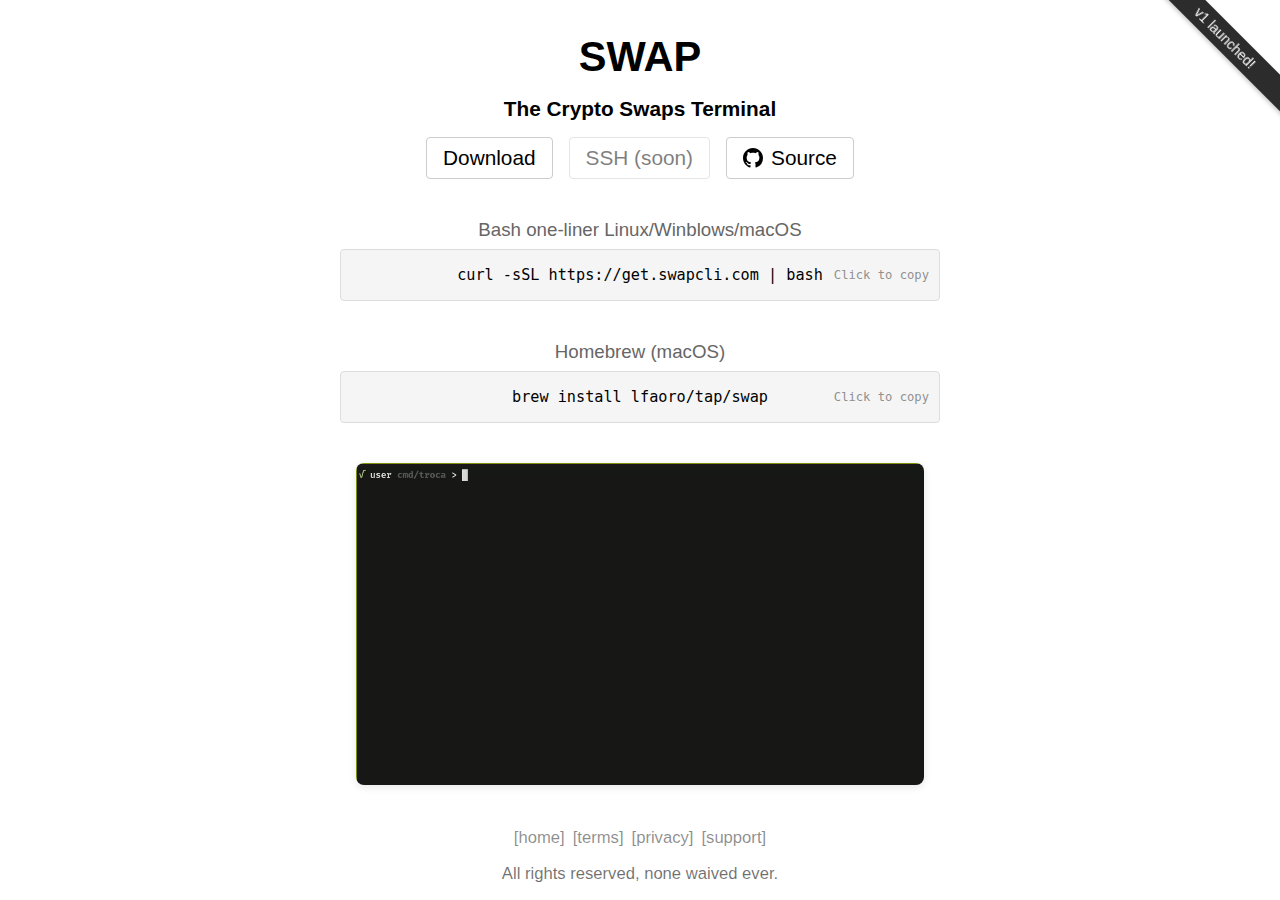
<file: web/index.html>
<!DOCTYPE html>
<html lang="en">

<head>
  <meta charset="UTF-8">
  <meta name="viewport" content="width=device-width, initial-scale=1.0">
  <meta name="robots" content="index, follow">

  <title>Swap | The Crypto Swaps Terminal</title>

  <meta name="description" content="The Crypto Swaps Terminal">
  <meta name="author" content="Leonardo Faoro">
  <meta name="copyright" content="Leonardo Faoro. All rights reserved, none waived ever.">

  <link rel="canonical" href="https://swapcli.com">
  <link rel="manifest" href="src/manifest.json">

  <!-- Open Graph Tags -->
  <meta property="og:title" content="Swap | The Crypto Swaps Terminal">
  <meta property="og:description" content="The Crypto Swaps Terminal">
  <meta property="og:image" content="https://swapcli.com/assets/swap_logo.png">
  <meta property="og:url" content="https://swapcli.com">
  <meta property="og:type" content="website">

  <!-- Twitter Card Tags -->
  <meta name="twitter:card" content="summary">
  <meta name="twitter:title" content="Swap | The Crypto Swaps Terminal">
  <meta name="twitter:description" content="The Crypto Swaps Terminal">
  <meta name="twitter:image" content="https://swapcli.com/assets/swap_logo.png">

  <link rel="icon" href="assets/favicon.png">
  <link rel="stylesheet" href="src/style.css">

  <script src="src/htmx.min.js"></script>
  <script src="src/hyperscript.min.js"></script>
</head>

<body>
  <div class="corner-ribbon">v1 launched!</div>
  <div class="content-wrapper">
    <h1>SWAP</h1>
    <h4 _="
    on pointerdown
      repeat 21 times
        set rand to Math.random() * 360
        transition *color
          to `hsl(${rand} 100% 70%)`
          over 254ms
      end
      settle
      transition *color
        to `hsl(0, 0%, 0%)`
      ">The Crypto Swaps Terminal</h4>

    <div class="buttons">
      <a href="https://github.com/lfaoro/tswap/releases/latest" class="button">Download</a>
      <a href="#" class="button disabled">SSH (soon)</a>
      <a href="https://github.com/lfaoro/tswap" class="button">
        <svg height="20" width="20" viewBox="0 0 16 16">
          <path fill="currentColor"
            d="M8 0C3.58 0 0 3.58 0 8c0 3.54 2.29 6.53 5.47 7.59.4.07.55-.17.55-.38 0-.19-.01-.82-.01-1.49-2.01.37-2.53-.49-2.69-.94-.09-.23-.48-.94-.82-1.13-.28-.15-.68-.52-.01-.53.63-.01 1.08.58 1.23.82.72 1.21 1.87.87 2.33.66.07-.52.28-.87.51-1.07-1.78-.2-3.64-.89-3.64-3.95 0-.87.31-1.59.82-2.15-.08-.2-.36-1.02.08-2.12 0 0 .67-.21 2.2.82.64-.18 1.32-.27 2-.27.68 0 1.36.09 2 .27 1.53-1.04 2.2-.82 2.2-.82.44 1.1.16 1.92.08 2.12.51.56.82 1.27.82 2.15 0 3.07-1.87 3.75-3.65 3.95.29.25.54.73.54 1.48 0 1.07-.01 1.93-.01 2.2 0 .21.15.46.55.38A8.013 8.013 0 0016 8c0-4.42-3.58-8-8-8z">
          </path>
        </svg>
        Source
      </a>
    </div>

    <div class="code-section">
      <div class="code-title">Bash one-liner Linux/Winblows/macOS</div>
      <code class="code-block" onclick="copyToClipboard(this)">curl -sSL https://get.swapcli.com | bash</code>
    </div>

    <div class="code-section">
      <div class="code-title">Homebrew (macOS)</div>
      <code class="code-block" onclick="copyToClipboard(this)">brew install lfaoro/tap/swap</code>
    </div>

    <div class="video-container">
      <video autoplay loop muted playsinline class="demo-video" onclick="openVideoModal()">
        <source src="asset/demo.mp4" type="video/mp4">
        Your browser does not support the video tag.
      </video>
    </div>

    <!-- Add modal container -->
    <div id="videoModal" class="modal" onclick="closeVideoModal()">
      <video id="modalVideo" controls class="modal-content">
        <source src="asset/demo.mp4" type="video/mp4">
        Your browser does not support the video tag.
      </video>
    </div>
  </div>

  <div class="footer-container">
    <div id="bottom-nav"></div>
    <footer>
      All rights reserved, none waived
      ever.
    </footer>
  </div>

  <script src="src/js/components.js"></script>
  <script>
    function copyToClipboard(element) {
      navigator.clipboard.writeText(element.textContent).then(() => {
        element.classList.add('copied');
        setTimeout(() => {
          element.classList.remove('copied');
        }, 1000);
      });
    }
    loadComponent('bottom-nav', 'src/components/bottom-nav.html');

    // Add modal functionality
    function openVideoModal() {
      const modal = document.getElementById('videoModal');
      const modalVideo = document.getElementById('modalVideo');
      modal.style.display = 'flex';
      modalVideo.play();
    }

    function closeVideoModal() {
      const modal = document.getElementById('videoModal');
      const modalVideo = document.getElementById('modalVideo');
      modal.style.display = 'none';
      modalVideo.pause();
    }
  </script>

</body>

</html>
</file>
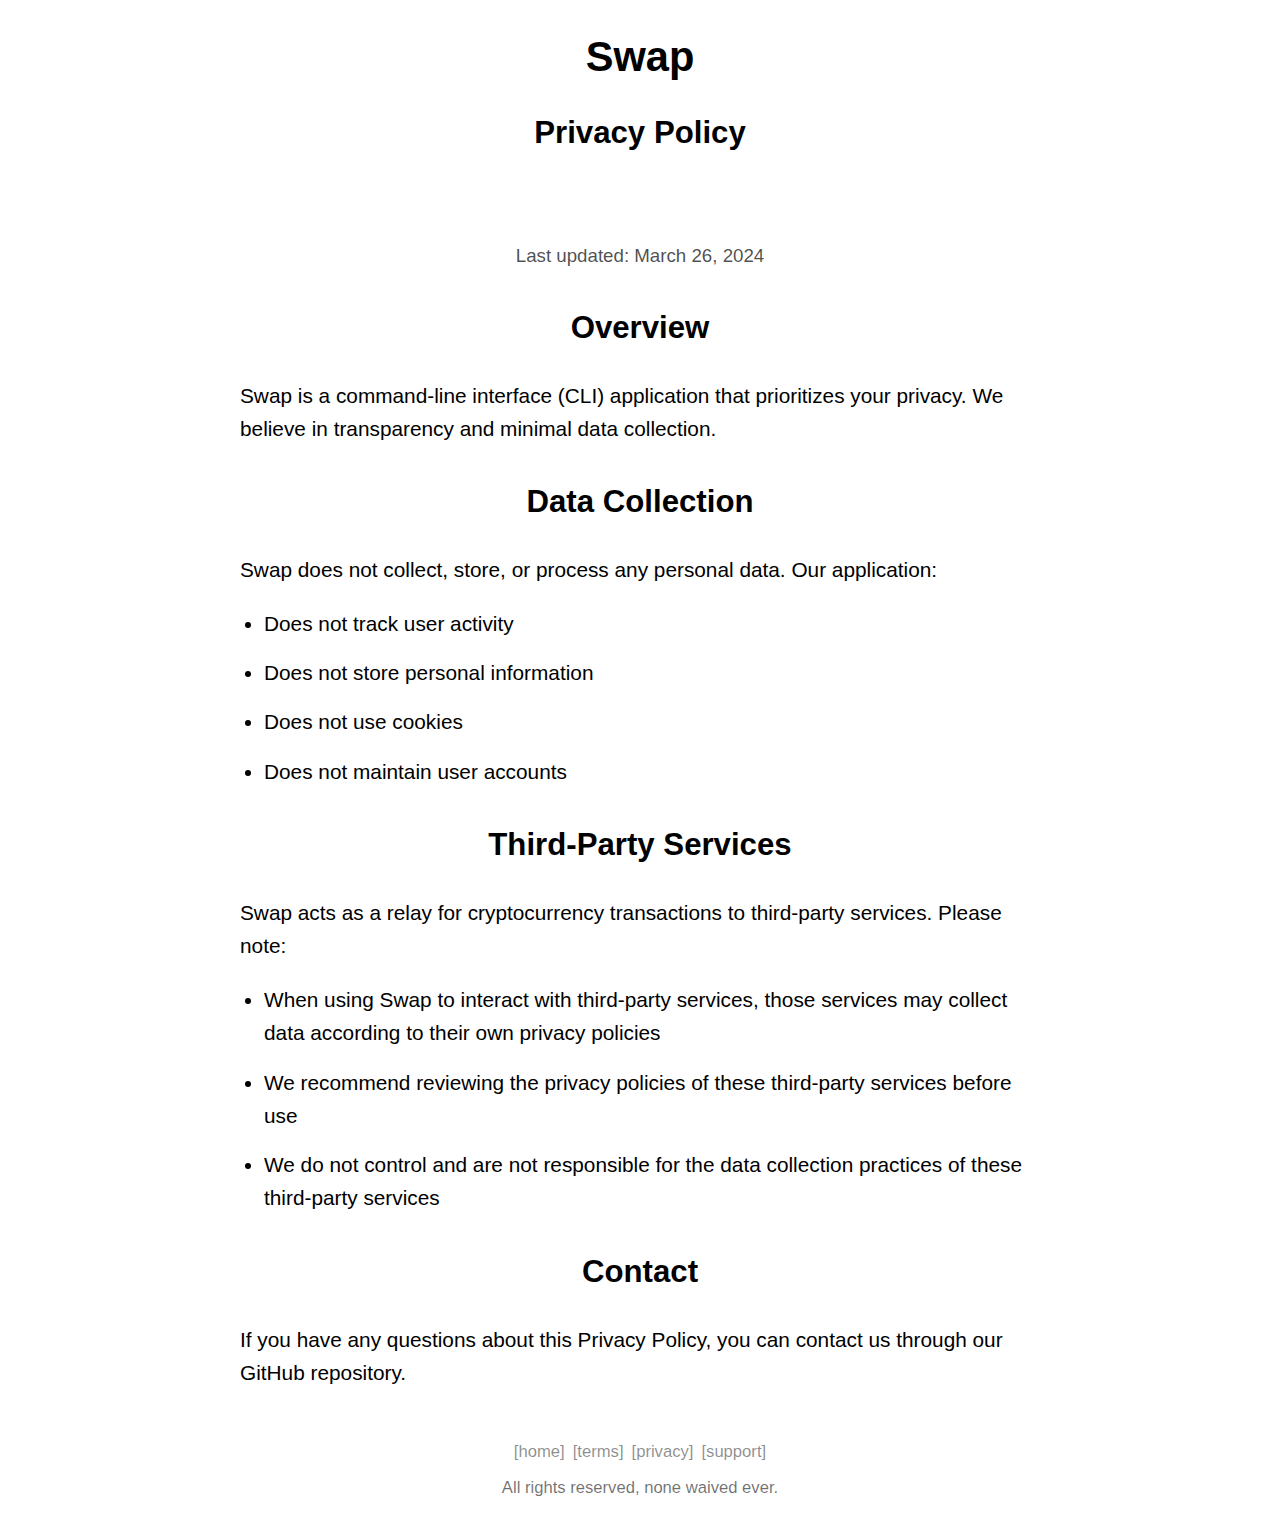
<file: web/privacy.html>
<!DOCTYPE html>
<html lang="en">
<head>
    <meta charset="UTF-8">
    <meta name="viewport" content="width=device-width, initial-scale=1.0">
    <title>Privacy - Swap | The Crypto Swap CLI</title>
    <link rel="stylesheet" href="src/style.css">
    <style>
        .terms-content {
            max-width: 800px;
            margin: 2rem auto;
            padding: 0 2rem;
            line-height: 1.6;
        }
        
        .terms-content h2 {
            margin-top: 2rem;
            text-align: center;
        }
        
        .terms-content ul {
            padding-left: 1.5rem;
        }
        
        .terms-content li {
            margin-bottom: 1rem;
        }
        
        .last-updated {
            text-align: center;
            color: rgba(0, 0, 0, 0.7);
            font-size: 0.9em;
            margin: 2rem 0;
        }
    </style>
</head>
<body>
    <div class="content-wrapper">
        <h1>Swap</h1>
        <h2>Privacy Policy</h2>

        <div class="terms-content">
            <p class="last-updated">Last updated: March 26, 2024</p>

            <section>
                <h2>Overview</h2>
                <p>Swap is a command-line interface (CLI) application that prioritizes your privacy. We believe in transparency and minimal data collection.</p>
            </section>

            <section>
                <h2>Data Collection</h2>
                <p>Swap does not collect, store, or process any personal data. Our application:</p>
                <ul>
                    <li>Does not track user activity</li>
                    <li>Does not store personal information</li>
                    <li>Does not use cookies</li>
                    <li>Does not maintain user accounts</li>
                </ul>
            </section>

            <section>
                <h2>Third-Party Services</h2>
                <p>Swap acts as a relay for cryptocurrency transactions to third-party services. Please note:</p>
                <ul>
                    <li>When using Swap to interact with third-party services, those services may collect data according to their own privacy policies</li>
                    <li>We recommend reviewing the privacy policies of these third-party services before use</li>
                    <li>We do not control and are not responsible for the data collection practices of these third-party services</li>
                </ul>
            </section>

            <section>
                <h2>Contact</h2>
                <p>If you have any questions about this Privacy Policy, you can contact us through our <a href="https://github.com/lfaoro/swap">GitHub repository</a>.</p>
            </section>
        </div>
    </div>

    <div class="footer-container">
        <div id="bottom-nav"></div>
        <footer>
             All rights reserved, none waived ever.
        </footer>
    </div>
    <script src="src/js/components.js"></script>
    <script>
        loadComponent('bottom-nav', 'src/components/bottom-nav.html');
    </script>
</body>
</html>
</file>
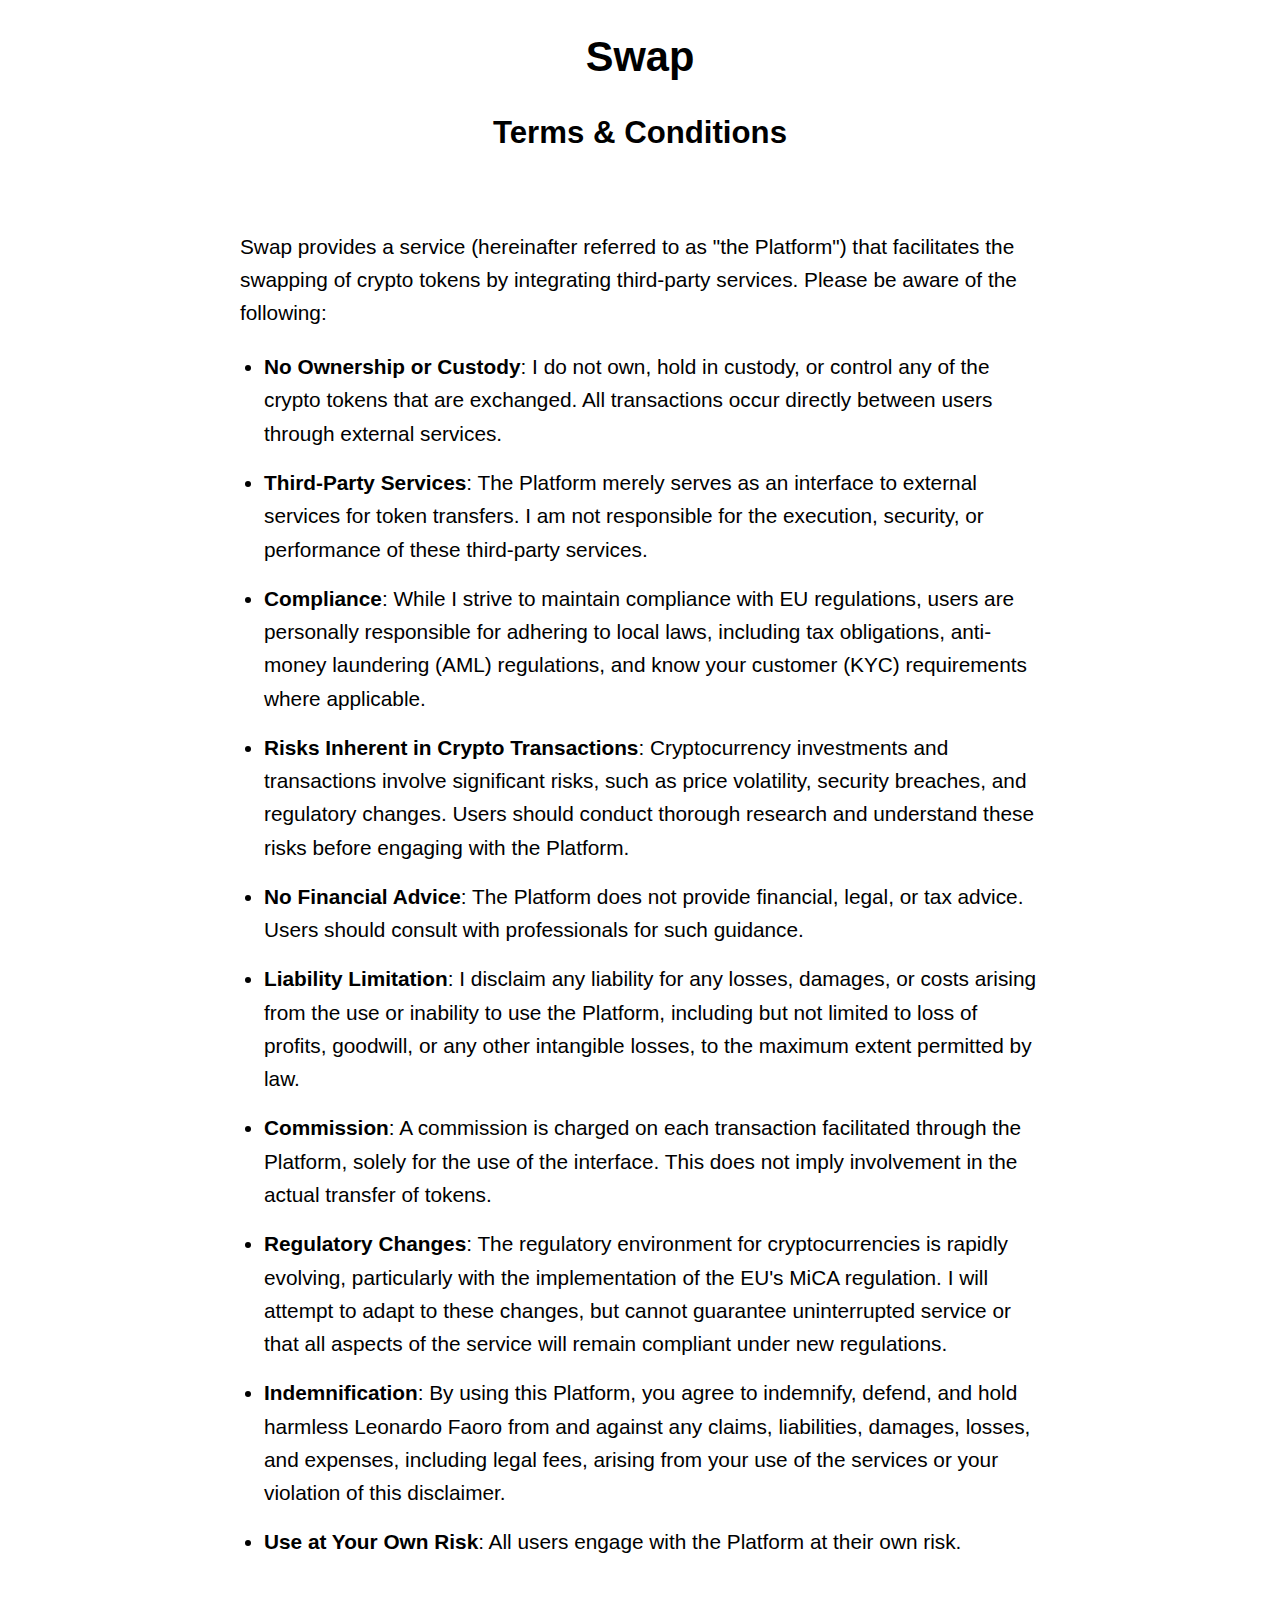
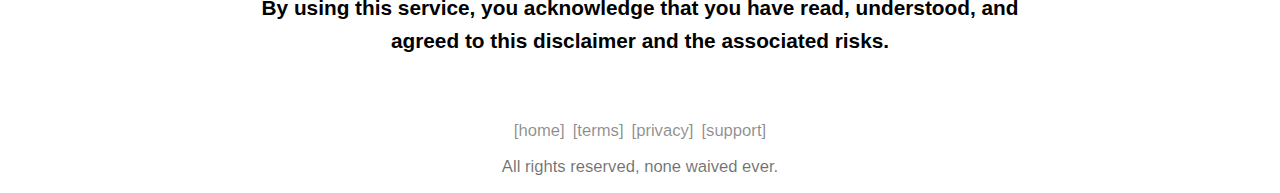
<file: web/terms.html>
<!DOCTYPE html>
<html lang="en">
<head>
    <meta charset="UTF-8">
    <meta name="viewport" content="width=device-width, initial-scale=1.0">
    <title>Terms - Swap | The Crypto Swap CLI</title>
    <link rel="stylesheet" href="src/style.css">
    <style>
        .terms-content {
            max-width: 800px;
            margin: 2rem auto;
            padding: 0 2rem;
            line-height: 1.6;
        }
        
        .terms-content h2 {
            margin-top: 2rem;
            text-align: center;
        }
        
        .terms-content ul {
            padding-left: 1.5rem;
        }
        
        .terms-content li {
            margin-bottom: 1rem;
        }
        
        .terms-footer {
            font-weight: bold;
            margin: 2rem 0;
            text-align: center;
        }
    </style>
</head>
<body>
    <div class="content-wrapper">
        <h1>Swap</h1>
        <h2>Terms & Conditions</h2>

        <div class="terms-content">
            <p>Swap provides a service (hereinafter referred to as "the Platform") that facilitates the swapping of crypto tokens by integrating third-party services. Please be aware of the following:</p>

            <ul>
                <li><strong>No Ownership or Custody</strong>: I do not own, hold in custody, or control any of the crypto tokens that are exchanged. All transactions occur directly between users through external services.</li>
                
                <li><strong>Third-Party Services</strong>: The Platform merely serves as an interface to external services for token transfers. I am not responsible for the execution, security, or performance of these third-party services.</li>
                
                <li><strong>Compliance</strong>: While I strive to maintain compliance with EU regulations, users are personally responsible for adhering to local laws, including tax obligations, anti-money laundering (AML) regulations, and know your customer (KYC) requirements where applicable.</li>
                
                <li><strong>Risks Inherent in Crypto Transactions</strong>: Cryptocurrency investments and transactions involve significant risks, such as price volatility, security breaches, and regulatory changes. Users should conduct thorough research and understand these risks before engaging with the Platform.</li>
                
                <li><strong>No Financial Advice</strong>: The Platform does not provide financial, legal, or tax advice. Users should consult with professionals for such guidance.</li>
                
                <li><strong>Liability Limitation</strong>: I disclaim any liability for any losses, damages, or costs arising from the use or inability to use the Platform, including but not limited to loss of profits, goodwill, or any other intangible losses, to the maximum extent permitted by law.</li>
                
                <li><strong>Commission</strong>: A commission is charged on each transaction facilitated through the Platform, solely for the use of the interface. This does not imply involvement in the actual transfer of tokens.</li>
                
                <li><strong>Regulatory Changes</strong>: The regulatory environment for cryptocurrencies is rapidly evolving, particularly with the implementation of the EU's MiCA regulation. I will attempt to adapt to these changes, but cannot guarantee uninterrupted service or that all aspects of the service will remain compliant under new regulations.</li>
                
                <li><strong>Indemnification</strong>: By using this Platform, you agree to indemnify, defend, and hold harmless Leonardo Faoro from and against any claims, liabilities, damages, losses, and expenses, including legal fees, arising from your use of the services or your violation of this disclaimer.</li>
                
                <li><strong>Use at Your Own Risk</strong>: All users engage with the Platform at their own risk.</li>
            </ul>

            <p class="terms-footer">By using this service, you acknowledge that you have read, understood, and agreed to this disclaimer and the associated risks.</p>
        </div>
    </div>

    <div class="footer-container">
        <div id="bottom-nav"></div>
        <footer>
                All rights reserved, none waived ever.
        </footer>
    </div>
    <script src="src/js/components.js"></script>
    <script>
        loadComponent('bottom-nav', 'src/components/bottom-nav.html');
    </script>
</body>
</html>
</file>
<file: web/src/style.css>
body {
  display: flex;
  flex-direction: column;
  min-height: 100vh;
  width: 100%;
  margin: 0;
  padding: 0;
  align-items: center;
  font-family: Arial, sans-serif;
  font-size: 130%;
  overflow-x: hidden;
  position: relative;
}

a {
  color: black;
  text-decoration: none;

}

a:hover {
  text-decoration: underline;
}

h1 {
  margin-top: 33px;
  margin-bottom: 0.5rem;
  text-align: center;
}

h3 {
  text-align: center;
}

h4 {
  text-align: center;
  margin: 0.5rem 0;
}

footer {
  margin-top: auto;
  font-size: 0.8em;
  text-align: center;
  padding: 1rem;
  width: 100%;
  box-sizing: border-box;
  word-wrap: break-word;
  max-width: 100%;
  color: rgba(0, 0, 0, 0.56);
}

.buttons {
  display: flex;
  gap: 1rem;
  justify-content: center;
  margin: 0.5rem 0;
  padding: 0 1rem;
}

.button {
  display: inline-flex;
  align-items: center;
  gap: 0.5rem;
  padding: 0.5rem 1rem;
  border: 1px solid #ccc;
  border-radius: 4px;
  text-decoration: none;
  color: inherit;
  transition: all 0.2s;
}

.button:hover {
  background-color: #f0f0f0;
}

.button.disabled {
  opacity: 0.5;
  cursor: not-allowed;
}

.button svg {
  vertical-align: middle;
}

.code-section {
  margin: 2rem 0 0.5rem 0;
  text-align: center;
  width: 80%;
  max-width: 600px;
}

.code-title {
  font-size: 0.9em;
  margin-bottom: 0.5rem;
  color: #666;
}

.code-block {
  display: block;
  background-color: #f5f5f5;
  padding: 1rem;
  border-radius: 4px;
  font-family: monospace;
  font-size: 0.9em;
  overflow-x: auto;
  white-space: nowrap;
  border: 1px solid #ddd;
  cursor: pointer;
  position: relative;
  transition: background-color 0.2s ease;
}

.code-block:hover {
  background-color: #eaeaea;
}

.code-block.copied {
  background-color: #e0ffe0;
}

.code-block::after {
  content: 'Click to copy';
  position: absolute;
  right: 10px;
  top: 50%;
  transform: translateY(-50%);
  font-size: 0.8em;
  color: #666;
  opacity: 0.7;
}

.code-block.copied::after {
  content: 'Copied!';
  color: #28a745;
}

.bottom-nav {
  text-align: center;
  display: flex;
  gap: 0.5rem;
  justify-content: center;
  align-items: center;
  padding: 0 1rem;
  font-size: 0.8em;
  box-sizing: border-box;
  max-width: 100%;
  color: rgba(0, 0, 0, 0.56);
}

.nav-link {
  color: inherit;
  text-decoration: none;
  opacity: 0.8;
}

.nav-link::before {
  content: '[';
}

.nav-link::after {
  content: ']';
}

.nav-link:hover {
  text-decoration: underline;
}

.content-wrapper {
  display: flex;
  flex-direction: column;
  align-items: center;
  width: 100%;
  flex: 1;
}

.footer-container {
  width: 100%;
  margin-top: auto;
  box-sizing: border-box;
  max-width: 100%;
}

.video-container {
  width: 80%;  /* Match code-section width */
  max-width: 600px;
  margin: 2rem auto;
  padding: 0 1rem;
  box-sizing: border-box;
}

.demo-video {
  width: 100%;
  height: auto;
  border-radius: 8px;
  box-shadow: 0 2px 8px rgba(0, 0, 0, 0.1);
  max-width: 100%;  /* Ensure video doesn't overflow container */
}

/* Add media query for mobile devices */
@media (max-width: 600px) {
  body {
    font-size: 110%;
    overflow-x: hidden;
    min-height: 100vh;
    display: flex;
    flex-direction: column;
  }

  .buttons {
    flex-direction: column;
    width: 80%;
    max-width: 300px;
    align-items: center;
    margin: 2rem auto;
  }

  .button {
    width: 100%;
    justify-content: center;
    text-align: center;
  }

  .code-section {
    width: 90%;
    margin: 0.5rem auto;
  }

  .code-block {
    font-size: 0.85em;
    padding: 0.75rem 3.5rem 0.75rem 0.75rem;
    overflow-x: scroll;
    -webkit-overflow-scrolling: touch;
  }

  .code-title {
    font-size: 0.85em;
  }

  footer {
    font-size: 0.75em;
    margin-top: auto;
    padding: 0.5rem;
    word-wrap: break-word;
    max-width: 100%;
    line-height: 1.4;
  }

  .code-block::after {
    font-size: 0.75em;
    right: 5px;
    width: 3rem;
    text-align: center;
    white-space: normal;
    line-height: 1.2;
  }

  .bottom-nav {
    flex-direction: row;
    flex-wrap: wrap;
    justify-content: center;
    width: 100%;
    margin: 0 auto;
    padding: 0 0.5rem 0.5rem;
    font-size: 0.75em;
    box-sizing: border-box;
  }

  .video-container {
    width: 90%;  /* Match code-section width on mobile */
    padding: 0;
  }
}

/* Add scaling for larger screens */
@media (min-width: 1440px) {
  body {
    font-size: 150%;
  }

  .code-section {
    max-width: 800px;
  }

  .video-container {
    max-width: 800px;
  }
}

@media (min-width: 1920px) {
  body {
    font-size: 170%;
  }

  .code-section {
    max-width: 1000px;
  }

  .video-container {
    max-width: 1000px;
  }
}

@media (min-width: 2560px) {
  body {
    font-size: 200%;
  }

  .code-section {
    max-width: 1200px;
  }

  .video-container {
    max-width: 1200px;
  }

  .corner-ribbon {
    font-size: 18px;
    width: 250px;
    right: -60px;
    top: 40px;
  }
}

.corner-ribbon {
  position: fixed;
  top: 25px;
  right: -50px;
  width: 200px;
  background-color: #2c2c2c;
  color: #fff;
  text-align: center;
  transform: rotate(45deg);
  padding: 5px;
  font-size: 14px;
  z-index: 100;
  box-shadow: 0 2px 4px rgba(0,0,0,0.2);
}

.modal {
  display: none;
  position: fixed;
  top: 0;
  left: 0;
  width: 100%;
  height: 100%;
  background-color: rgba(0, 0, 0, 0.9);
  justify-content: center;
  align-items: center;
  z-index: 1000;
}

.modal-content {
  max-width: 90vw;
  max-height: 90vh;
  width: auto;
  height: auto;
}

.demo-video {
  cursor: pointer;
}
</file>
